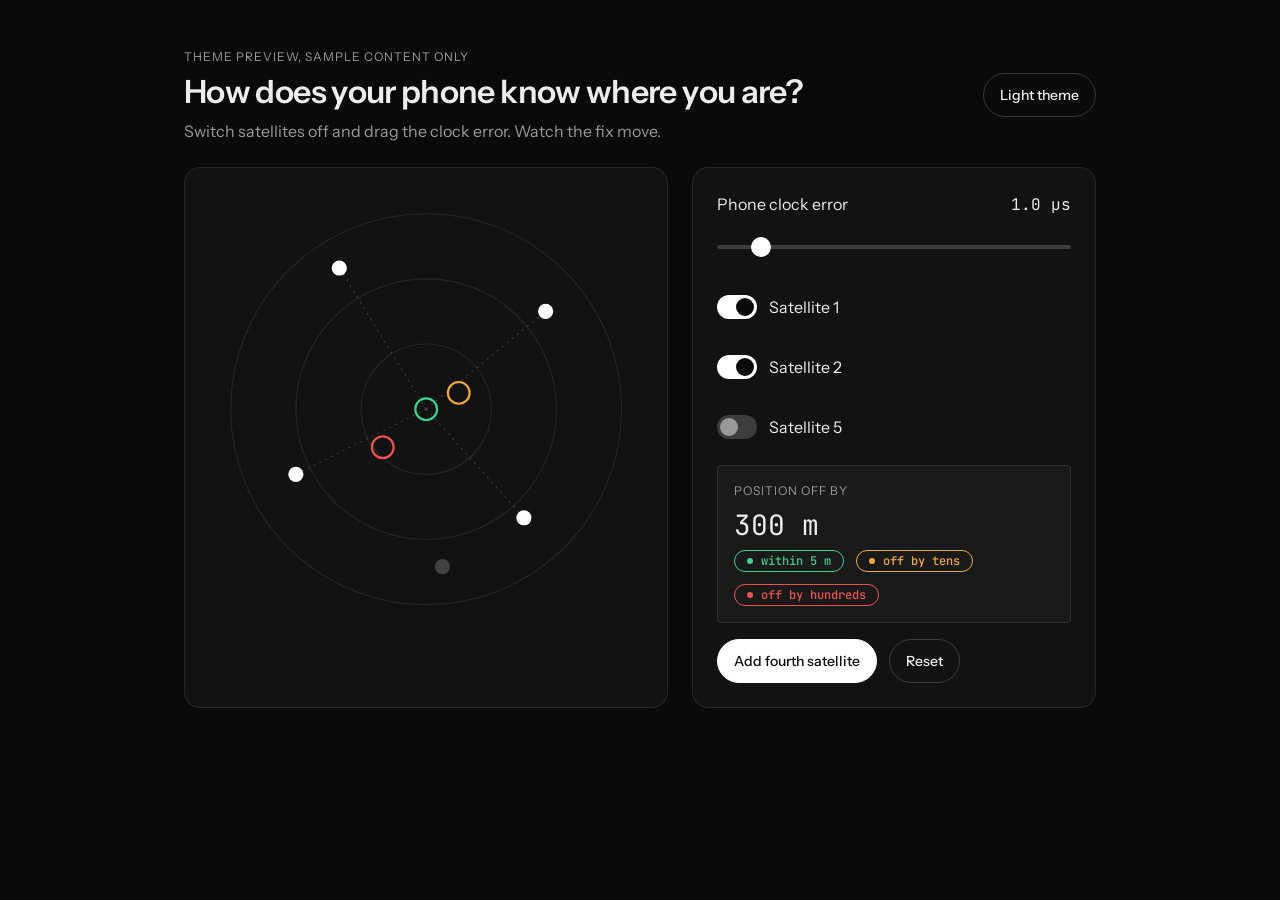
<file: web/theme-preview.html>
<!doctype html>
<html lang="en" data-theme="dark">
<head>
<meta charset="utf-8">
<meta name="viewport" content="width=device-width, initial-scale=1">
<title>Theme preview</title>
<link rel="preconnect" href="https://fonts.googleapis.com">
<link rel="preconnect" href="https://fonts.gstatic.com" crossorigin>
<link rel="stylesheet" href="https://fonts.googleapis.com/css2?family=Instrument+Sans:wght@400;500;600&family=JetBrains+Mono:wght@400;500&display=swap">
<link rel="stylesheet" href="theme.css">
<style>
  /* Preview layout only. Not part of the theme. */
  main { max-width: 960px; margin: 0 auto; padding: var(--s-7) var(--s-5); display: grid; gap: var(--s-5); }
  .grid { display: grid; grid-template-columns: 1.2fr 1fr; gap: var(--s-5); }
  @media (max-width: 720px) { .grid { grid-template-columns: 1fr; } }
  .stack { display: grid; gap: var(--s-4); }
  .row { display: flex; align-items: center; justify-content: space-between; gap: var(--s-3); flex-wrap: wrap; }
  .sky { width: 100%; aspect-ratio: 1; display: block; }
  .readout { padding: var(--s-4); display: grid; gap: var(--s-1); }
  .big { font-size: 28px; }
</style>
</head>
<body>
<main>
  <div class="row">
    <div class="stack" style="gap: var(--s-2)">
      <span class="label">Theme preview, sample content only</span>
      <h1>How does your phone know where you are?</h1>
      <p class="muted">Switch satellites off and drag the clock error. Watch the fix move.</p>
    </div>
    <button class="btn" id="theme-switch" type="button">Light theme</button>
  </div>

  <div class="grid">
    <section class="card">
      <svg class="sky" viewBox="0 0 400 400" role="img" aria-label="Sample sky view with five satellites">
        <circle class="sky-ring" cx="200" cy="200" r="180"/>
        <circle class="sky-ring" cx="200" cy="200" r="120"/>
        <circle class="sky-ring" cx="200" cy="200" r="60"/>
        <line class="sky-signal" x1="200" y1="200" x2="120" y2="70"/>
        <line class="sky-signal" x1="200" y1="200" x2="310" y2="110"/>
        <line class="sky-signal" x1="200" y1="200" x2="80" y2="260"/>
        <line class="sky-signal" x1="200" y1="200" x2="290" y2="300"/>
        <circle class="sky-sat" cx="120" cy="70" r="7"/>
        <circle class="sky-sat" cx="310" cy="110" r="7"/>
        <circle class="sky-sat" cx="80" cy="260" r="7"/>
        <circle class="sky-sat" cx="290" cy="300" r="7"/>
        <circle class="sky-sat is-off" cx="215" cy="345" r="7"/>
        <g class="is-ok"><circle class="sky-fix" cx="200" cy="200" r="10"/></g>
        <g class="is-warn"><circle class="sky-fix" cx="230" cy="185" r="10"/></g>
        <g class="is-bad"><circle class="sky-fix" cx="160" cy="235" r="10"/></g>
      </svg>
    </section>

    <section class="card stack">
      <div class="slider">
        <div class="slider-head">
          <label for="clock">Phone clock error</label>
          <span class="num" id="clock-value">1.0 µs</span>
        </div>
        <input id="clock" type="range" min="0" max="10" step="0.1" value="1">
      </div>

      <label class="toggle"><input type="checkbox" checked><span class="toggle-track"></span>Satellite 1</label>
      <label class="toggle"><input type="checkbox" checked><span class="toggle-track"></span>Satellite 2</label>
      <label class="toggle"><input type="checkbox"><span class="toggle-track"></span>Satellite 5</label>

      <div class="inset readout">
        <span class="label">Position off by</span>
        <span class="num big">300 m</span>
        <div class="row" style="justify-content: flex-start">
          <span class="badge is-ok">within 5 m</span>
          <span class="badge is-warn">off by tens</span>
          <span class="badge is-bad">off by hundreds</span>
        </div>
      </div>

      <div class="row" style="justify-content: flex-start">
        <button class="btn btn-primary" type="button">Add fourth satellite</button>
        <button class="btn" type="button">Reset</button>
      </div>
    </section>
  </div>
</main>
<script type="module">
  import { trackPointerLight, loadSavedTheme, setTheme } from "./theme.js";
  loadSavedTheme();
  trackPointerLight();
  const button = document.getElementById("theme-switch");
  const label = () => { button.textContent = document.documentElement.dataset.theme === "dark" ? "Light theme" : "Dark theme"; };
  label();
  button.addEventListener("click", () => {
    setTheme(document.documentElement.dataset.theme === "dark" ? "light" : "dark");
    label();
  });
  // Preview only: shows the slider value, does no GPS maths.
  const clock = document.getElementById("clock");
  clock.addEventListener("input", () => { document.getElementById("clock-value").textContent = `${Number(clock.value).toFixed(1)} µs`; });
</script>
</body>
</html>
</file>
<file: web/theme.css>
/* Instrument theme for how-gps-works.
   Rules: docs/ui-guide.md section 2. Interactive = white. Colour only for state (ok / warn / bad).
   Pages load the fonts with:
   <link rel="stylesheet" href="https://fonts.googleapis.com/css2?family=Instrument+Sans:wght@400;500;600&family=JetBrains+Mono:wght@400;500&display=swap"> */

:root {
  color-scheme: dark;

  /* Surfaces and text */
  --bg: #0a0a0a;
  --surface: #121212;
  --surface-2: #1a1a1a;
  --line: rgba(255, 255, 255, 0.09);
  --line-strong: rgba(255, 255, 255, 0.18);
  --text: #ededed;
  --text-muted: #9a9a9a;
  --text-faint: #5f5f5f;

  /* Interactive is white */
  --accent: #ffffff;
  --accent-ink: #0a0a0a;

  /* State only */
  --ok: #3ccf8e;
  --warn: #f2a93b;
  --bad: #f0524f;

  /* Type */
  --font-sans: "Instrument Sans", system-ui, -apple-system, "Segoe UI", sans-serif;
  --font-mono: "JetBrains Mono", ui-monospace, "SF Mono", Menlo, monospace;
  --text-xs: 12px;
  --text-sm: 14px;
  --text-md: 16px;
  --text-lg: 20px;
  --text-h: 24px;
  --text-xl: 32px;

  /* Space (4 px grid) */
  --s-1: 4px; --s-2: 8px; --s-3: 12px; --s-4: 16px; --s-5: 24px; --s-6: 32px; --s-7: 48px;

  /* Concentric radii: inner = outer - padding */
  --r-card: 16px;
  --pad-card: var(--s-5);
  --r-inner: max(4px, calc(var(--r-card) - var(--pad-card) / 2));
  --r-pill: 999px;

  /* Motion (docs/ui-guide.md section 3) */
  --ease-out: cubic-bezier(0.23, 1, 0.32, 1);
  --ease-in-out: cubic-bezier(0.77, 0, 0.175, 1);
  --dur-press: 120ms;
  --dur-small: 180ms;
  --dur-panel: 280ms;

  /* Pointer light, set by theme.js */
  --px: 50%;
  --py: 50%;
}

[data-theme="light"] {
  color-scheme: light;
  --bg: #fafafa;
  --surface: #ffffff;
  --surface-2: #f2f2f2;
  --line: rgba(0, 0, 0, 0.08);
  --line-strong: rgba(0, 0, 0, 0.16);
  --text: #111111;
  --text-muted: #666666;
  --text-faint: #a3a3a3;
  --accent: #111111;
  --accent-ink: #ffffff;
  --ok: #18a86b;
  --warn: #c7820f;
  --bad: #d63a37;
}

*, *::before, *::after { box-sizing: border-box; }

body {
  margin: 0;
  background: var(--bg);
  color: var(--text);
  font-family: var(--font-sans);
  font-size: var(--text-md);
  line-height: 1.5;
  -webkit-font-smoothing: antialiased;
}

h1, h2, h3 { margin: 0; font-weight: 600; letter-spacing: -0.02em; line-height: 1.15; }
h1 { font-size: var(--text-xl); }
h2 { font-size: var(--text-h); color: var(--text); }
p { margin: 0; }
.muted { color: var(--text-muted); }
.mono, .num { font-family: var(--font-mono); font-variant-numeric: tabular-nums; }
.label { font-size: var(--text-xs); color: var(--text-muted); text-transform: uppercase; letter-spacing: 0.08em; }

/* Card with pointer-tracked light */
.card {
  position: relative;
  background: var(--surface);
  border: 1px solid var(--line);
  border-radius: var(--r-card);
  padding: var(--pad-card);
  overflow: hidden;
}
.card::before {
  content: "";
  position: absolute;
  inset: 0;
  border-radius: inherit;
  background: radial-gradient(360px circle at var(--px) var(--py), rgba(255, 255, 255, 0.06), transparent 60%);
  opacity: 0;
  transition: opacity var(--dur-small) ease;
  pointer-events: none;
}
.card:hover::before { opacity: 1; }
[data-theme="light"] .card::before {
  background: radial-gradient(360px circle at var(--px) var(--py), rgba(0, 0, 0, 0.04), transparent 60%);
}
.inset {
  background: var(--surface-2);
  border: 1px solid var(--line);
  border-radius: var(--r-inner);
}

/* Buttons */
.btn {
  display: inline-flex; align-items: center; justify-content: center; gap: var(--s-2);
  min-height: 44px; padding: 0 var(--s-4);
  border-radius: var(--r-pill);
  border: 1px solid var(--line-strong);
  background: transparent; color: var(--text);
  font: 500 var(--text-sm) var(--font-sans);
  cursor: pointer;
  transition: transform var(--dur-press) var(--ease-out), background-color var(--dur-small) ease, border-color var(--dur-small) ease;
}
.btn:hover { border-color: var(--accent); }
.btn:active { transform: scale(0.97); }
.btn-primary { background: var(--accent); color: var(--accent-ink); border-color: var(--accent); }

/* Focus */
:focus-visible { outline: 2px solid var(--accent); outline-offset: 3px; border-radius: 6px; }

/* Slider */
.slider { display: grid; gap: var(--s-2); }
.slider-head { display: flex; justify-content: space-between; align-items: baseline; }
input[type="range"] {
  -webkit-appearance: none; appearance: none;
  width: 100%; height: 44px; background: transparent; cursor: pointer; margin: 0;
}
input[type="range"]::-webkit-slider-runnable-track { height: 4px; border-radius: 2px; background: var(--line-strong); }
input[type="range"]::-moz-range-track { height: 4px; border-radius: 2px; background: var(--line-strong); }
input[type="range"]::-webkit-slider-thumb {
  -webkit-appearance: none; width: 20px; height: 20px; margin-top: -8px;
  border-radius: 50%; background: var(--accent); border: 0;
  transition: transform var(--dur-press) var(--ease-out);
}
input[type="range"]::-moz-range-thumb { width: 20px; height: 20px; border-radius: 50%; background: var(--accent); border: 0; }
input[type="range"]:active::-webkit-slider-thumb { transform: scale(1.15); }

/* Toggle */
.toggle { display: inline-flex; align-items: center; gap: var(--s-3); min-height: 44px; cursor: pointer; }
.toggle input { position: absolute; opacity: 0; width: 1px; height: 1px; }
.toggle-track {
  width: 40px; height: 24px; border-radius: var(--r-pill);
  background: var(--line-strong); position: relative;
  transition: background-color var(--dur-small) ease;
}
.toggle-track::after {
  content: ""; position: absolute; top: 3px; left: 3px; width: 18px; height: 18px;
  border-radius: 50%; background: var(--text-muted);
  transition: transform var(--dur-small) var(--ease-out), background-color var(--dur-small) ease;
}
.toggle input:checked + .toggle-track { background: var(--accent); }
.toggle input:checked + .toggle-track::after { transform: translateX(16px); background: var(--accent-ink); }
.toggle input:focus-visible + .toggle-track { outline: 2px solid var(--accent); outline-offset: 3px; }

/* State badges: the only coloured elements */
.badge {
  display: inline-flex; align-items: center; gap: var(--s-2);
  padding: 2px var(--s-3); border-radius: var(--r-pill);
  font: 500 var(--text-xs) var(--font-mono);
  border: 1px solid currentColor;
}
.badge::before { content: ""; width: 6px; height: 6px; border-radius: 50%; background: currentColor; }
.is-ok { color: var(--ok); }
.is-warn { color: var(--warn); }
.is-bad { color: var(--bad); }

/* Sky drawing (SVG) */
.sky-ring { fill: none; stroke: var(--line); }
.sky-sat { fill: var(--accent); transition: opacity var(--dur-small) ease; }
.sky-sat.is-off { opacity: 0.2; }
.sky-signal { stroke: var(--line-strong); stroke-dasharray: 2 4; }
.sky-fix { stroke: currentColor; fill: none; stroke-width: 2; }

@media (prefers-reduced-motion: reduce) {
  * { transition-property: opacity, color, background-color, border-color !important; }
  .btn:active { transform: none; }
}
</file>
